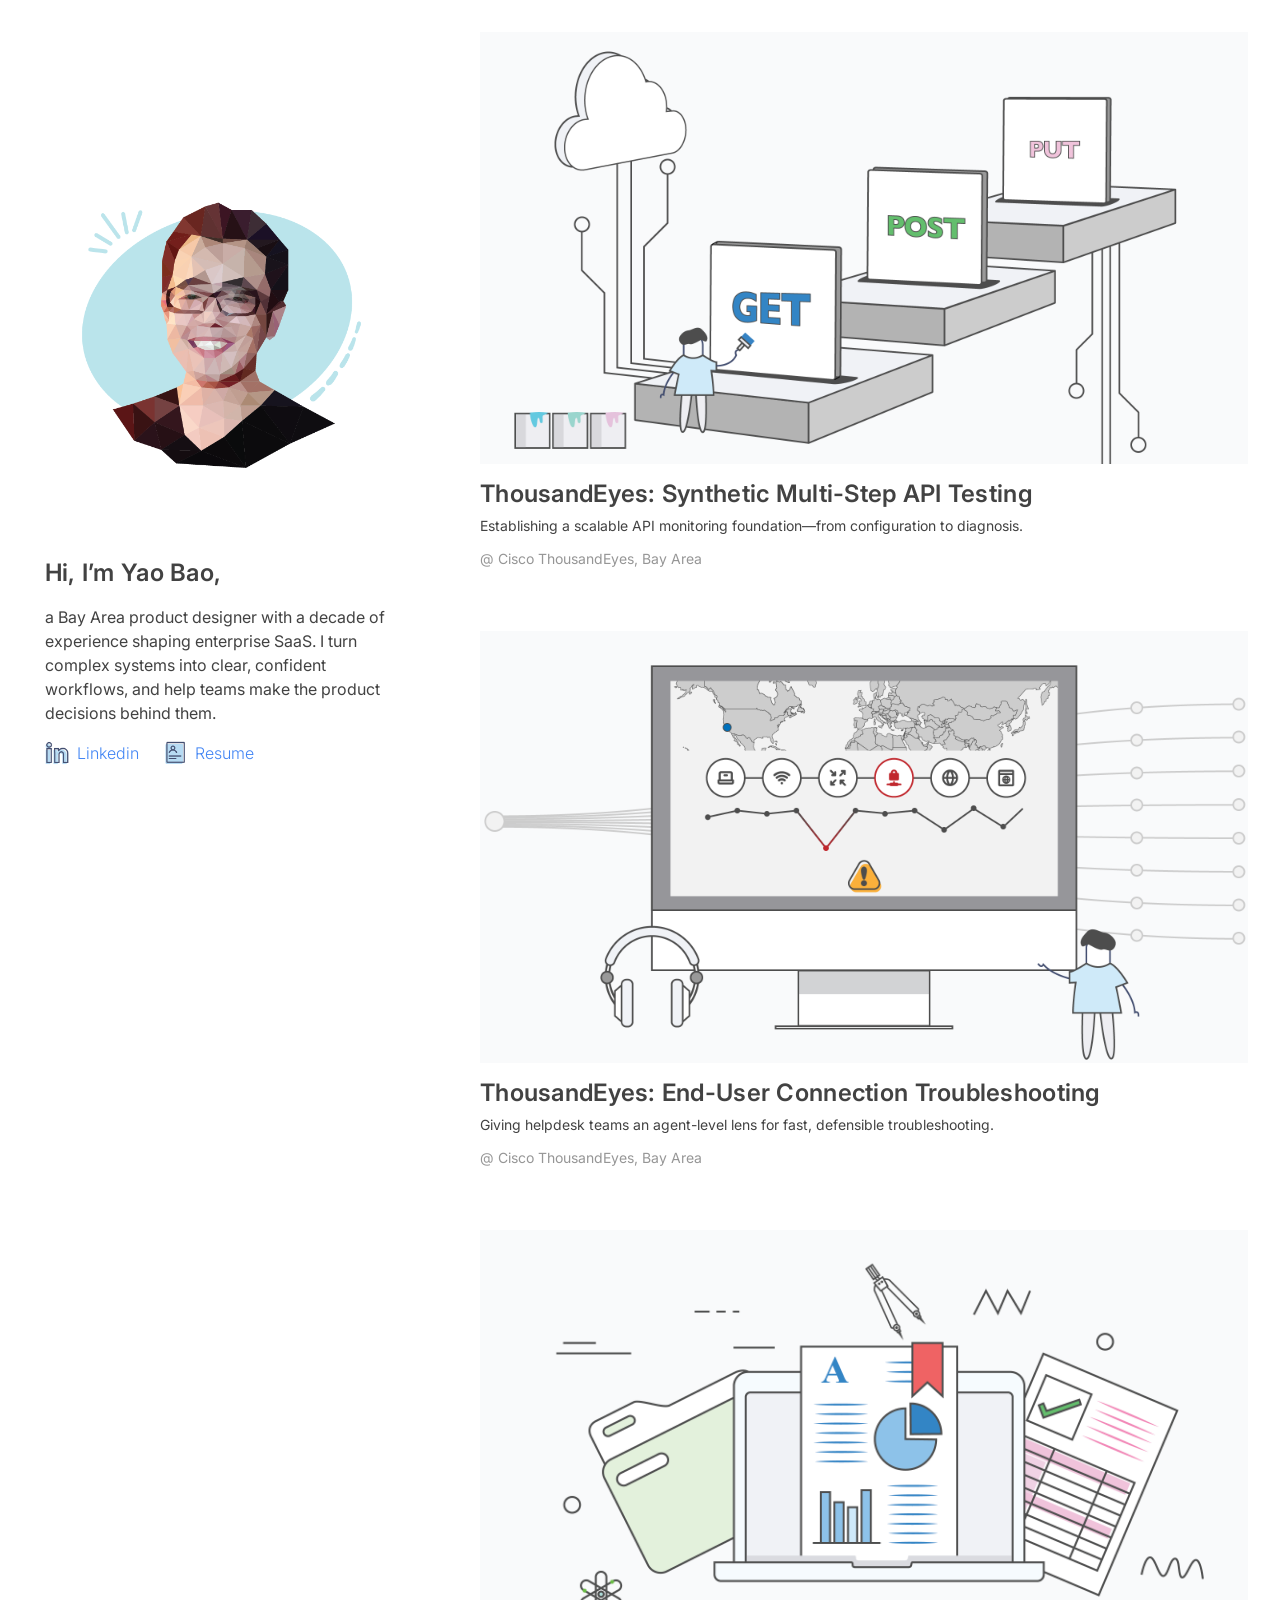
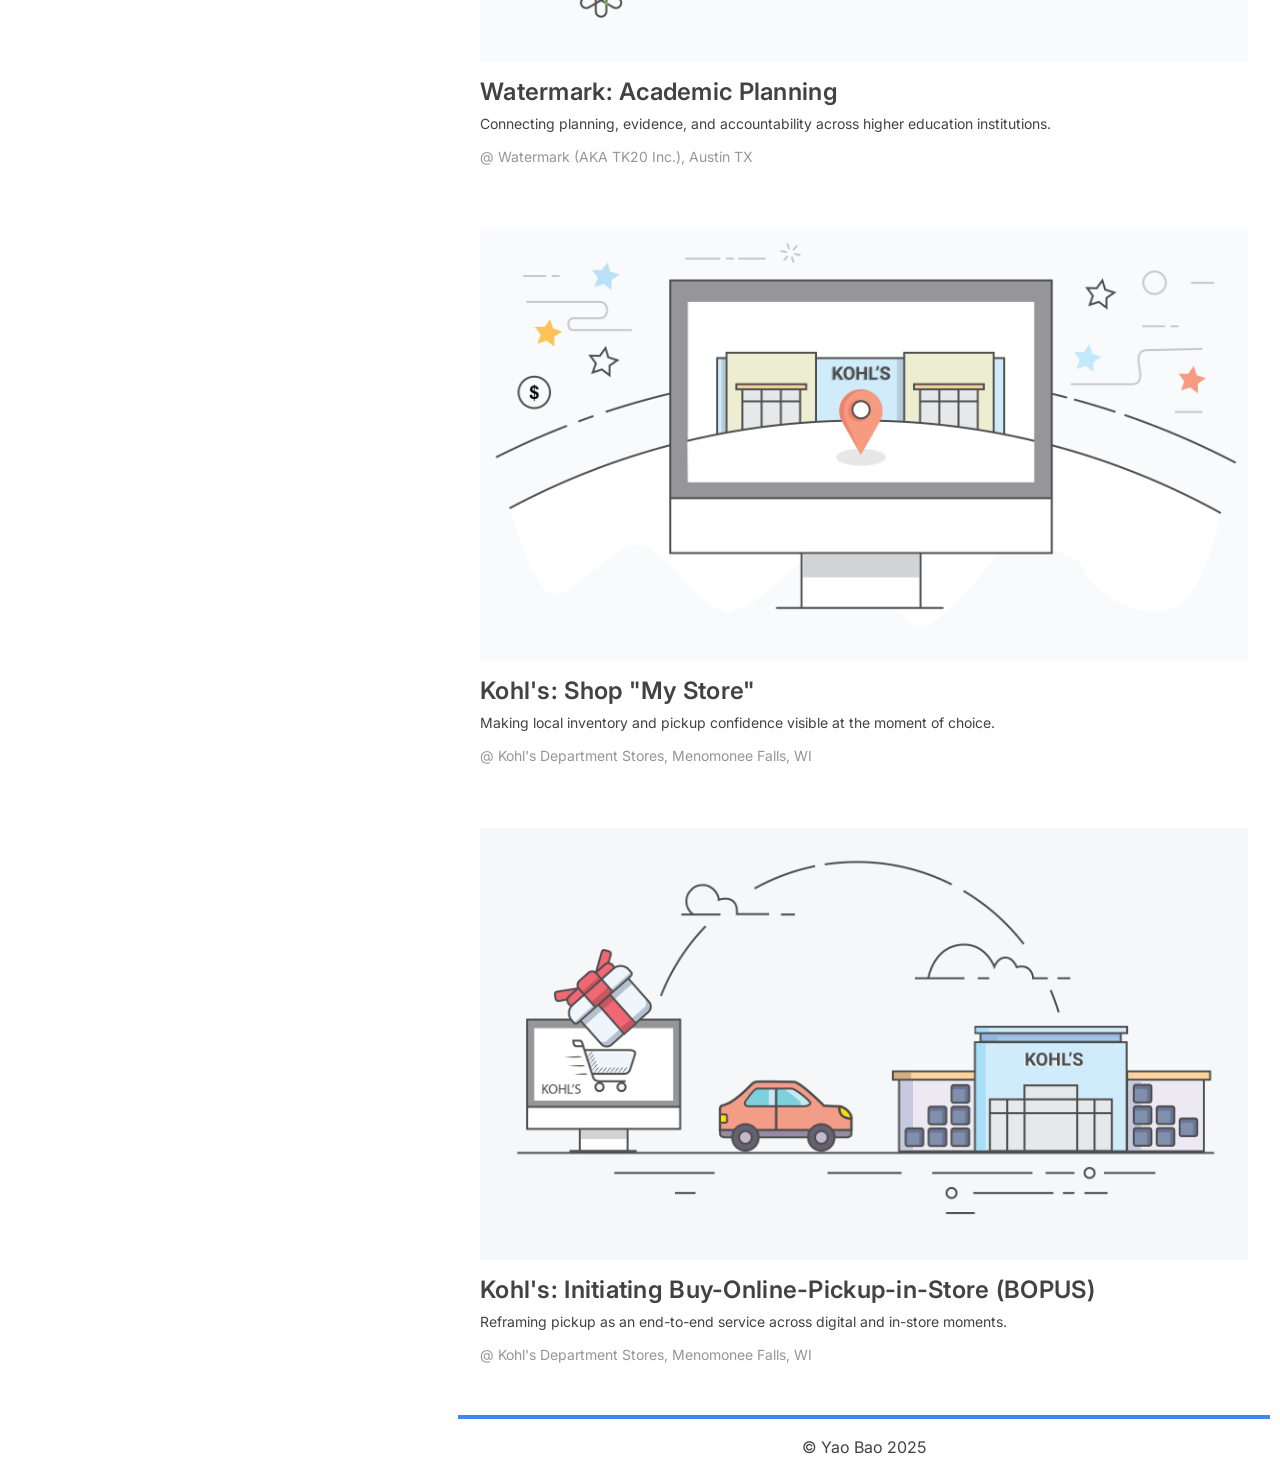
<file: index.html>
<!DOCTYPE html>
<html lang=en>
    <head>
        <meta charset="utf-8">
        <meta http-equiv="X-UA-Compatible" content="IE=edge">
        <title>Yao Bao UX Portfolio</title>
        <meta name="description" content="Yao Bao Portfolio">
        <meta name="viewport" content="width=device-width, initial-scale=1">
        <link rel="stylesheet" href="style.css">
        <link rel="preconnect" href="https://fonts.googleapis.com">
        <link rel="preconnect" href="https://fonts.gstatic.com" crossorigin>
        <link href="https://fonts.googleapis.com/css2?family=Inter:ital,opsz,wght@0,14..32,100..900;1,14..32,100..900&display=swap" rel="stylesheet">
        <link rel='icon' href="img/favicon.ico" type='image/x-icon'/>
    </head>
    <body>
        <div class="bodywrapper">
            <div class="left">
             <div class="left-container"></div>
                
                <div class="intro">
                    <h2>Hi, I’m Yao Bao, </h2>
                    <p>a Bay Area product designer with a decade of experience shaping enterprise SaaS. I turn complex systems into clear, confident workflows, and help teams make the product decisions behind them.</p>
                    <div class="contact">
                        <a class="about" href="https://www.linkedin.com/in/yao-bao-629b3081/" target="_blank"><img class="contactIcon" alt="linkedin" src="img/About/Icon-linkedin.png">Linkedin</a>
                        <a class="about" href="img/About/ResumeYaoBao2026.pdf" target="_blank"><img class="contactIcon" alt="resume" src="img/About/Icon-resume.png">Resume</a>
                    </div>
                </div> 
            </div>
            <div class="right">
                <div class="projectArea">
                    <a href="1-API.html">
                        <div>
                            <img class="projectProfile" alt="projectimg" src="img/1-API/API-Cover.png">
                            <h2>ThousandEyes: Synthetic Multi-Step API Testing</h2>
                            <p>Establishing a scalable API monitoring foundation—from configuration to diagnosis.</p>
                            <div class="projectTag">@ Cisco ThousandEyes, Bay Area</div>
                        </div>
                    </a>
                </div>
                <div class="projectArea">
                    <a href="2-EUM.html">
                        <div>
                            <img class="projectProfile" alt="projectimg" src="img/2-EUM/EUM-Cover.png">
                            <h2>ThousandEyes: End-User Connection Troubleshooting</h2>
                            <p>Giving helpdesk teams an agent-level lens for fast, defensible troubleshooting.</p>
                            <div class="projectTag">@ Cisco ThousandEyes, Bay Area</div>
                        </div>
                    </a>
                </div>
                <div class="projectArea">
                    <a href="3-Planning.html">
                        <div>
                            <img class="projectProfile" alt="projectimg" src="img/Watermark/Cover-Planning.png">
                            <h2>Watermark: Academic Planning</h2>
                            <p>Connecting planning, evidence, and accountability across higher education institutions.</p>
                            <div class="projectTag">@ Watermark (AKA TK20 Inc.), Austin TX</div>
                        </div>
                    </a>
                </div>
                <div class="projectArea">
                    <a href="4-ShopMyStore.html">
                        <div>
                            <img class="projectProfile" alt="projectimg" src="img/Kohls-Shop-My-Store/Cover-ShopMyStore.png">
                            <h2>Kohl's: Shop "My Store"</h2>
                            <p>Making local inventory and pickup confidence visible at the moment of choice.</p>
                            <div class="projectTag">@ Kohl's Department Stores, Menomonee Falls, WI</div>
                        </div>
                    </a>
                </div>
                <div class="projectArea">
                    <a href="5-B3.html">
                        <div>
                            <img class="projectProfile" alt="projectimg" src="img/Kohls-B3/Cover-B3.png">
                            <h2>Kohl's: Initiating Buy-Online-Pickup-in-Store (BOPUS)</h2>
                            <p>Reframing pickup as an end-to-end service across digital and in-store moments.</p>
                            <div class="projectTag">@ Kohl's Department Stores, Menomonee Falls, WI</div>
                        </div>
                    </a>
                </div>

                <footer>
                    <p>© Yao Bao 2025</p>
                </footer>
            </div>
        </div>
    </body>
</html>
</file>
<file: style.css>
/* Copyright (c) 2025 Yao Bao*/


/* #Basic elements
================================================== */

body{
	width: 100%;
	padding: 0;
	margin: 0;
    font-family: 'Inter', sans-serif;
    font-weight:300;
}

h2{
    font-family: 'Inter', sans-serif;
	font-weight: 600;
    font-size: 24px;
    line-height: 32px;
    color: #424242;
    margin-top: 10px;
    margin-bottom: 4px;
    letter-spacing: .28px;
}
h3{
    font-family: 'Inter', sans-serif;
	font-weight: 500;
    font-size: 20px;
    line-height: 28px;
    color: #424242;
    letter-spacing: .28px;
}
p{
    font-family: 'Inter', sans-serif;
	font-weight: 400;
    font-size: 16px;
    line-height: 150%;
    color: #424242;
}

a{
    color: #4285f4;
    text-decoration: none;
}

.projectArea a:link{
    text-decoration: none;
    color:#424242;
}
.projectArea a:visited {
    text-decoration: none;
    color:#424242;
}
.projectArea a:hover {
    text-decoration: none;
    color:#424242;
}
.projectArea a:active {
    text-decoration: none;
    color:#424242;
}
footer{
    margin-top: 20px;
    margin-bottom: 20px;
    margin-left: 10px;
    margin-right: 10px;
    border-top: 4px solid #4285f4;
    text-align: center;
}
.AboutMeBG{
    width: 100%;
}
.bodywrapper{
    height: 100%;
    min-height: 100%;
    position: relative;
    width: 100%;
}
.left{
    width:35%;
    height:100%;
    left: 0;
    top: 0;
    position:fixed;
}
.right{
    overflow: visible;
    width: 65%;
    margin-left: 35%;
    float: none;
    clear: none;
    z-index: 99;
}
.left-container{
    background: url(img/About/About-Cover.png);
    background-size: contain;
    background-repeat: no-repeat;
    left: 0;
    background-position: center 25%;
    display: block;
    height: 100%;
    position: relative;
    z-index: -1;
}

.intro{
    width: 80%;
    height: auto;
    display: block;
    position: absolute;
    bottom: 15%;
    left: 10%;
    right: 10%;
}
.contact{
    display:flex;
    gap: 24px;
}

.contactIcon{
    width: 24px;
    height: auto;
    margin-right: 8px;
}

.about{
    display:flex;
    align-items: center;
}

.projectArea p{
    font-size: 14px;
    Margin-top: 6px;
    line-height: 20px;
    color: #424242;
}
.projectTag{
    font-size: 14px;
    font-weight: 400;
    font-style: normal;
    color: #969696;
    font-family: "Inter", sans-serif;
}

.projectArea{
    Padding: 32px;
    transition: all 0.3s cubic-bezier(.25,.8,.25,1);
}
.projectArea:hover {
    box-shadow: 0 0 12px rgba(0,0,0,0.14), 0 2px 4px rgba(0,0,0,0.14);
}
.projectProfile{
    width: 100%;
    height: auto;
}


/* #Responsiveness
================================================== */
@media only screen and (max-width: 1000px){
    .left{
        width:90%;
        height:800px;
        position:relative;
        
}
    .left-container{
    background: url(img/About/About-Cover.png);
    background-size: contain;
    background-repeat: no-repeat;
    left: 0;
    background-position: center top;
    display: block;
    height: 100%;
    position: relative;
    z-index: -1;
}
    .right{
        z-index: 99;
        overflow: visible;
        width: 96%;
        margin: auto;
        float: none;
        clear: none;
    }
    .intro{
        width: 80%;
        height: auto;
        display: block;
        position: absolute;
        bottom: 8%;
        left: 10%;
        right: 10%;
    }

}
@media only screen and (max-width: 768px){
    .left{
        width:90%;
        left:5%;
        height:660px;
        position:relative;
    }
    .left-container{
        background: url(img/About/About-Cover.png);
        background-size: contain;
        background-repeat: no-repeat;
        left: 0;
        background-position: center top;
        display: block;
        height: 100%;
        position: relative;
        z-index: -1;
}
    .right{
        z-index: 99;
        overflow: visible;
        width: 96%;
        margin: auto;
        float: none;
        clear: none;
    }

    .intro{
        width: 80%;
        height: auto;
        display: block;
        position: absolute;
        bottom: 5%;
        left: 10%;
        right: 10%;
    }
}
</file>
